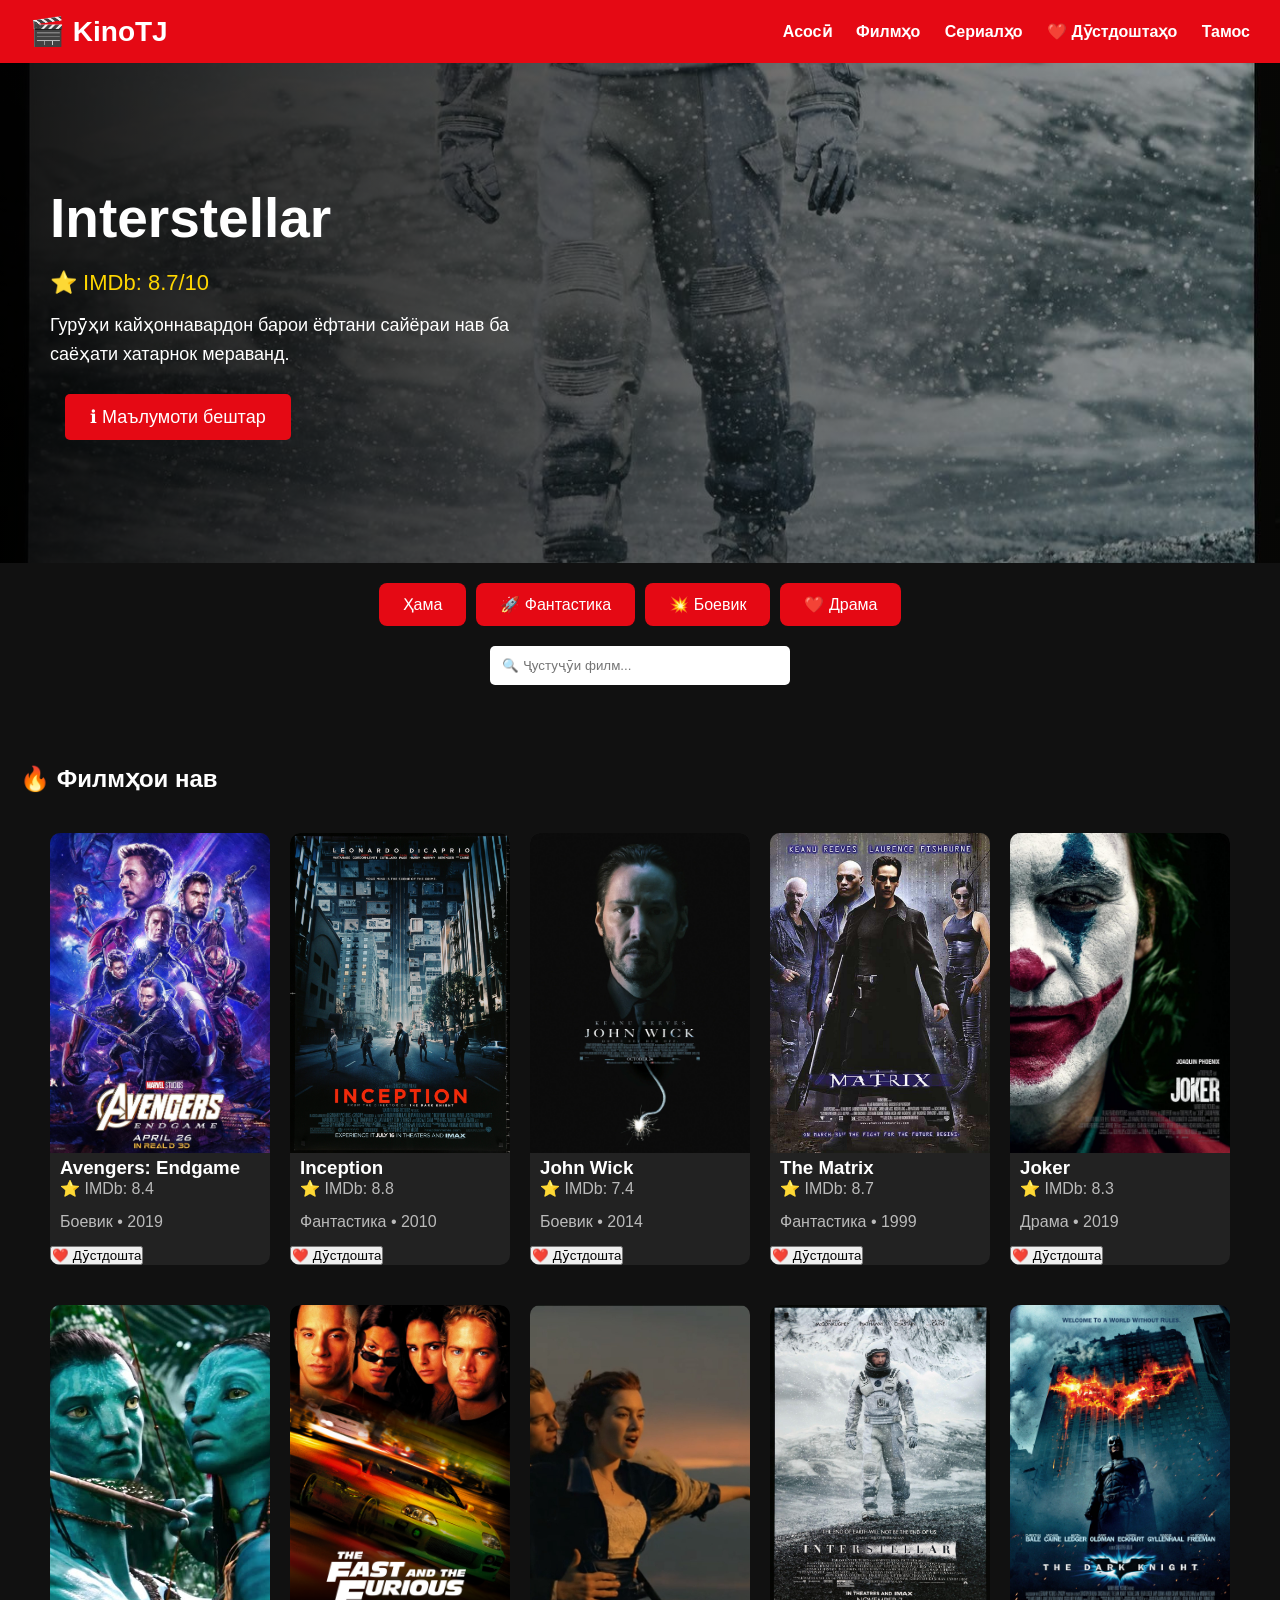
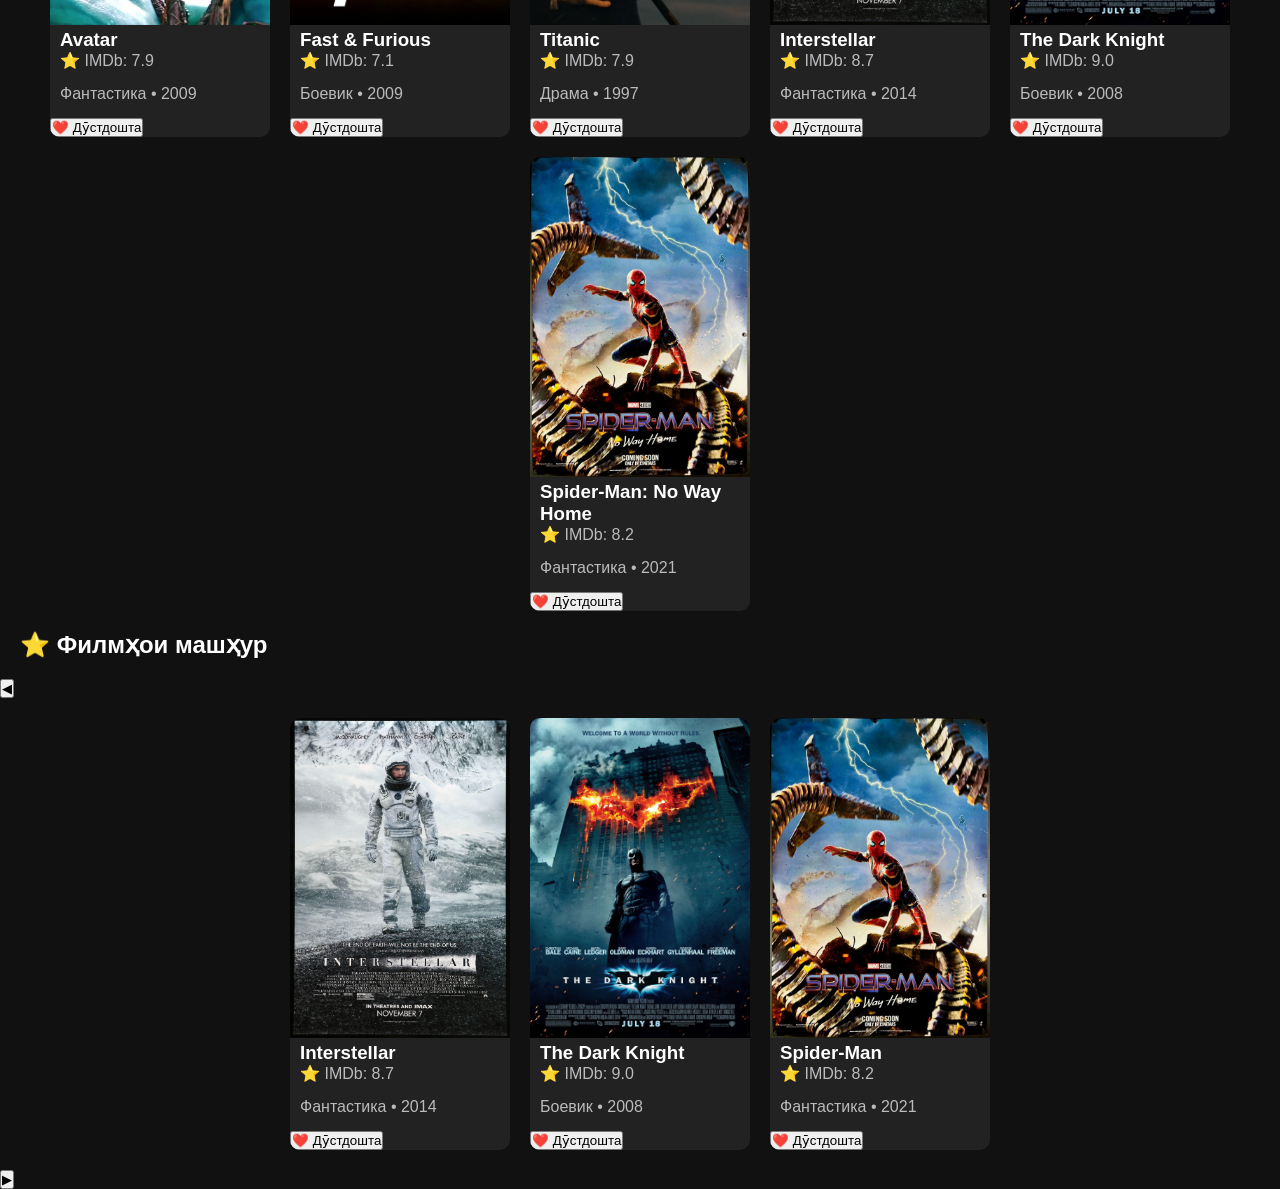
<file: index.html>
<!DOCTYPE html>
<html lang="tg">

<head>

    <meta charset="UTF-8">

    <meta name="viewport"
          content="width=device-width, initial-scale=1.0">

    <title>KinoTJ</title>

    <link rel="stylesheet" href="style.css">


<body>

<header>

    <div class="logo">
        🎬 KinoTJ
    </div>

    <nav>

        <a href="index.html">Асосӣ</a>

        <a href="#">Филмҳо</a>

        <a href="#">Сериалҳо</a>

        <a href="favorites.html">❤️ Дӯстдоштаҳо</a>

        <a href="#">Тамос</a>

    </nav>

</header> 
<section class="hero-movie" id="heroMovie">

    <div class="hero-content">

        <h1 id="heroTitle">Interstellar</h1>

        <div class="hero-rating" id="heroRating">
            ⭐ IMDb: 8.7/10
        </div>

        <p id="heroDescription">
            Гурӯҳи кайҳоннавардон барои ёфтани сайёраи нав
            ба саёҳати хатарнок мераванд.
        </p>

        

        <button class="info-btn"
                id="heroInfo">

            ℹ Маълумоти бештар

        </button>

    </div>

</section> 

<div class="search-box">
    <div class="categories">

<button onclick="filterMovies('all')">
Ҳама
</button>

<button onclick="filterMovies('fantasy')">
🚀 Фантастика
</button>

<button onclick="filterMovies('action')">
💥 Боевик
</button>

<button onclick="filterMovies('drama')">
❤️ Драма
</button>

</div>

    <input
        type="text"
        id="searchInput"
        placeholder="🔍 Ҷустуҷӯи филм...">

</div>
<h2 class="section-title" id="continueTitle" style="display:none;">
🎬 Идомаи тамошо
</h2>

<div class="continue-row" id="continueWatching">
</div>

<h2 class="section-title">🔥 Филмҳои нав</h2>

<div class="movies" id="newMoviesContainer">

</div>

<div class="movies">
<div class="movie fantasy">
    <a href="avatar.html">
        <img src="images/avatar.jpg" alt="Avatar">
        <h3>Avatar</h3>
        <p>⭐ IMDb: 7.9</p>
        <p>Фантастика • 2009</p>
       </a>
    <button class="fav-btn" onclick="addFavorite('Avatar')">
❤️ Дӯстдошта
</button>
</div>

<div class="movie action">
    <a href="farsaj.html">
        <img src="images/furious.jpg" alt="Fast & Furious">
        <h3>Fast & Furious</h3>
        <p>⭐ IMDb: 7.1</p>
        <p>Боевик • 2009</p>
    </a>
    <button class="fav-btn" onclick="addFavorite('Fast & Furious')">
❤️ Дӯстдошта
</button>
</div>

<div class="movie drama">
    <a href="titanik.html">
        <img src="images/titanic.jpg" alt="Titanic">
        <h3>Titanic</h3>
        <p>⭐ IMDb: 7.9</p>
        <p>Драма • 1997</p>
       </a>
    <button class="fav-btn" onclick="addFavorite('Titanic')">
❤️ Дӯстдошта
</button>
</div>

<div class="movie fantasy">
    <a href="interstellar.html">
        <img src="images/interstellar.jpg" alt="Interstellar">
        <h3>Interstellar</h3>
        <p>⭐ IMDb: 8.7</p>
        <p>Фантастика • 2014</p>
       </a>
    <button class="fav-btn" onclick="addFavorite('Interstellar')">
❤️ Дӯстдошта
</button>
</div>

<div class="movie action">
    <a href="darkknight.html">
        <img src="images/darkknight.jpg" alt="The Dark Knight">
        <h3>The Dark Knight</h3>
        <p>⭐ IMDb: 9.0</p>
        <p>Боевик • 2008</p>
       </a>
<button class="fav-btn" onclick="addFavorite('The Dark Knight')">
❤️ Дӯстдошта
</button>
</div>

<div class="movie  fantasy action">
    <a href="spiderman.html">
        <img src="images/spiderman.jpg" alt="Spider-Man">
        <h3>Spider-Man: No Way Home</h3>
        <p>⭐ IMDb: 8.2</p>
        <p>Фантастика • 2021</p>
    </a>
    <button class="fav-btn" onclick="addFavorite('Spider-Man')">
❤️ Дӯстдошта
</button>
</div>
</div>

<h2 class="section-title">⭐ Филмҳои машҳур</h2>

<div class="movies-wrapper">

    <button class="scroll-btn left" onclick="scrollMovies(-1)">
        ◀
    </button>

    <section class="movies" id="moviesRow">

    <div class="movie">
        <a href="interstellar.html">
            <img src="images/interstellar.jpg" alt="Interstellar">
            <h3>Interstellar</h3>
            <p>⭐ IMDb: 8.7</p>
            <p>Фантастика • 2014</p>
        </a>
        <button class="fav-btn" onclick="addFavorite('Interstellar')">
❤️ Дӯстдошта
</button>
    </div>

    <div class="movie">
        <a href="darkknight.html">
            <img src="images/darkknight.jpg" alt="The Dark Knight">
            <h3>The Dark Knight</h3>
            <p>⭐ IMDb: 9.0</p>
            <p>Боевик • 2008</p>
        </a>
        <button class="fav-btn" onclick="addFavorite('The Dark Knight')">
❤️ Дӯстдошта
</button>
    </div>

    <div class="movie">
        <a href="spiderman.html">
            <img src="images/spiderman.jpg" alt="Spider-Man">
            <h3>Spider-Man</h3>
            <p>⭐ IMDb: 8.2</p>
            <p>Фантастика • 2021</p>
        </a>
        <button class="fav-btn" onclick="addFavorite('Spider-Man')">
❤️ Дӯстдошта
</button>

    </div>
    </section>
 <button class="scroll-btn right" onclick="scrollMovies(1)">
        ▶
    </button>


<script src="script.js"></script>
</body>
</html>
</file>
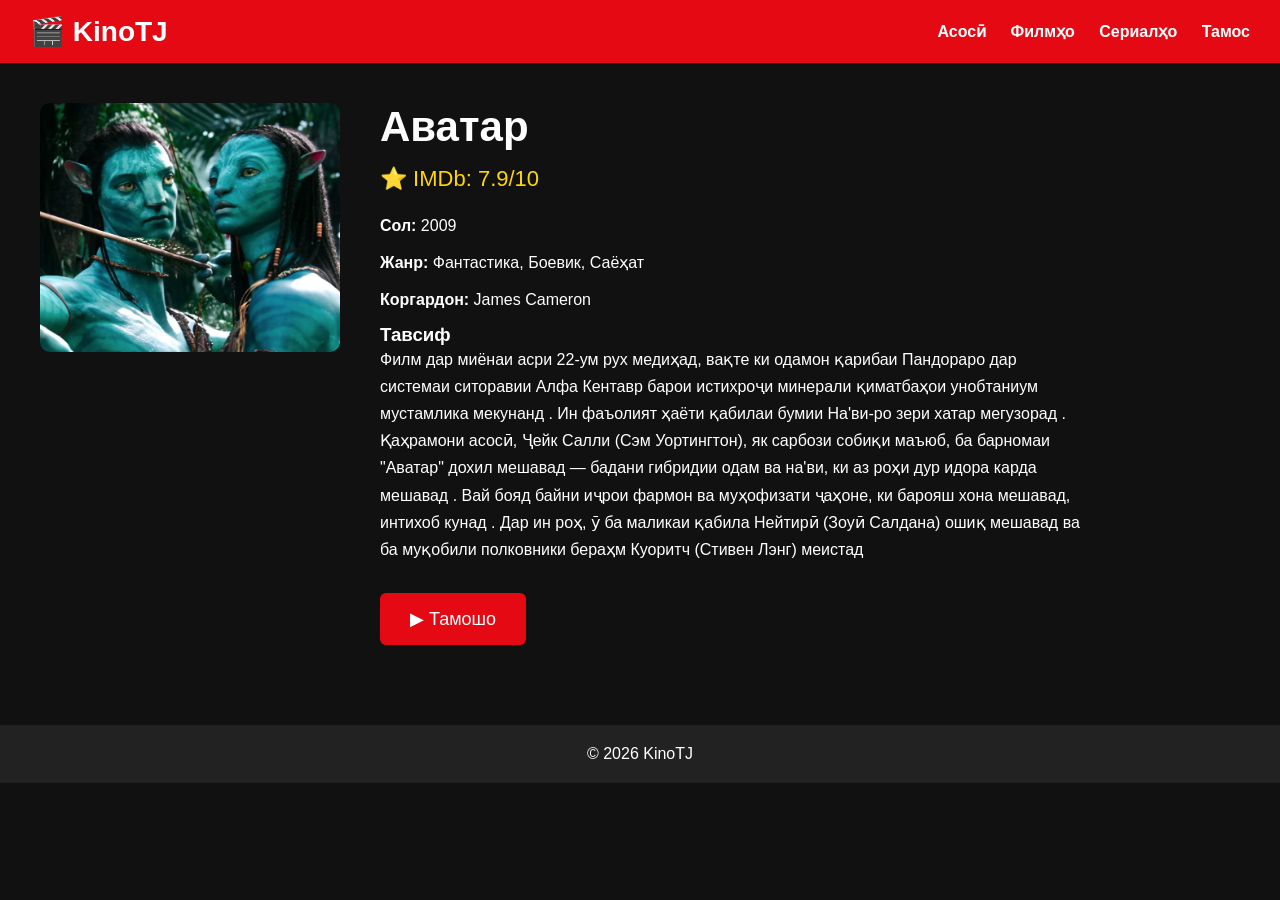
<file: avatar.html>
<!DOCTYPE html>
<html lang="tg">
<head>
    <meta charset="UTF-8">
    <meta name="viewport" content="width=device-width, initial-scale=1.0">
    <title>Аватар | KinoTJ</title>
    <link rel="stylesheet" href="style.css">
</head>
<body
data-title="Avatar"
data-image="images/avatar.jpg"
data-page="avatar.html">

<header>
    <div class="logo">🎬 KinoTJ</div>

    <nav>
        <a href="index.html">Асосӣ</a>
        <a href="#">Филмҳо</a>
        <a href="#">Сериалҳо</a>
        <a href="#">Тамос</a>
    </nav>
</header>

<div class="movie-page">

    <div class="poster">
        <img src="images/avatar.jpg" alt="Avatar">
    </div>

    <div class="movie-info">
        <h1>Аватар</h1>

        <div class="rating">
            ⭐ IMDb: 7.9/10
        </div>

        <p><strong>Сол:</strong> 2009</p>
        <p><strong>Жанр:</strong> Фантастика, Боевик, Саёҳат</p>
        <p><strong>Коргардон:</strong> James Cameron</p>

        <h3>Тавсиф</h3>

        <p>
            Филм дар миёнаи асри 22-ум рух медиҳад,
             вақте ки одамон қарибаи Пандораро дар системаи 
             ситоравии Алфа Кентавр барои истихроҷи минерали 
             қиматбаҳои унобтаниум мустамлика мекунанд . 
             Ин фаъолият ҳаёти қабилаи бумии На'ви-ро зери 
             хатар мегузорад . Қаҳрамони асосӣ, 
             Ҷейк Салли (Сэм Уортингтон), як сарбози собиқи 
             маъюб, ба барномаи "Аватар" дохил мешавад — 
             бадани гибридии одам ва на'ви, ки аз роҳи дур 
             идора карда мешавад . Вай бояд байни иҷрои 
            фармон ва муҳофизати ҷаҳоне, ки барояш хона мешавад, интихоб кунад . Дар ин роҳ, ӯ ба маликаи қабила Нейтирӣ (Зоуӣ Салдана) ошиқ мешавад ва 
            ба муқобили полковники бераҳм Куоритч (Стивен Лэнг) меистад
        </p>

       <button class="watch-btn" onclick="openTrailer('5PSNL1qE6VY')">
    ▶ Тамошо
</button>

<div id="trailerModal" class="modal">
    <div class="modal-content">

        <span class="close" onclick="closeTrailer()">
            ✖
        </span>

        <iframe
        id="trailerFrame"
        src=""
        title="Trailer"
        allowfullscreen>
        </iframe>

    </div>
</div>

    </div>

</div>

<footer>
    <p>© 2026 KinoTJ</p>
</footer> 


<script src="script.js"></script>

</body>
</html>
</file>
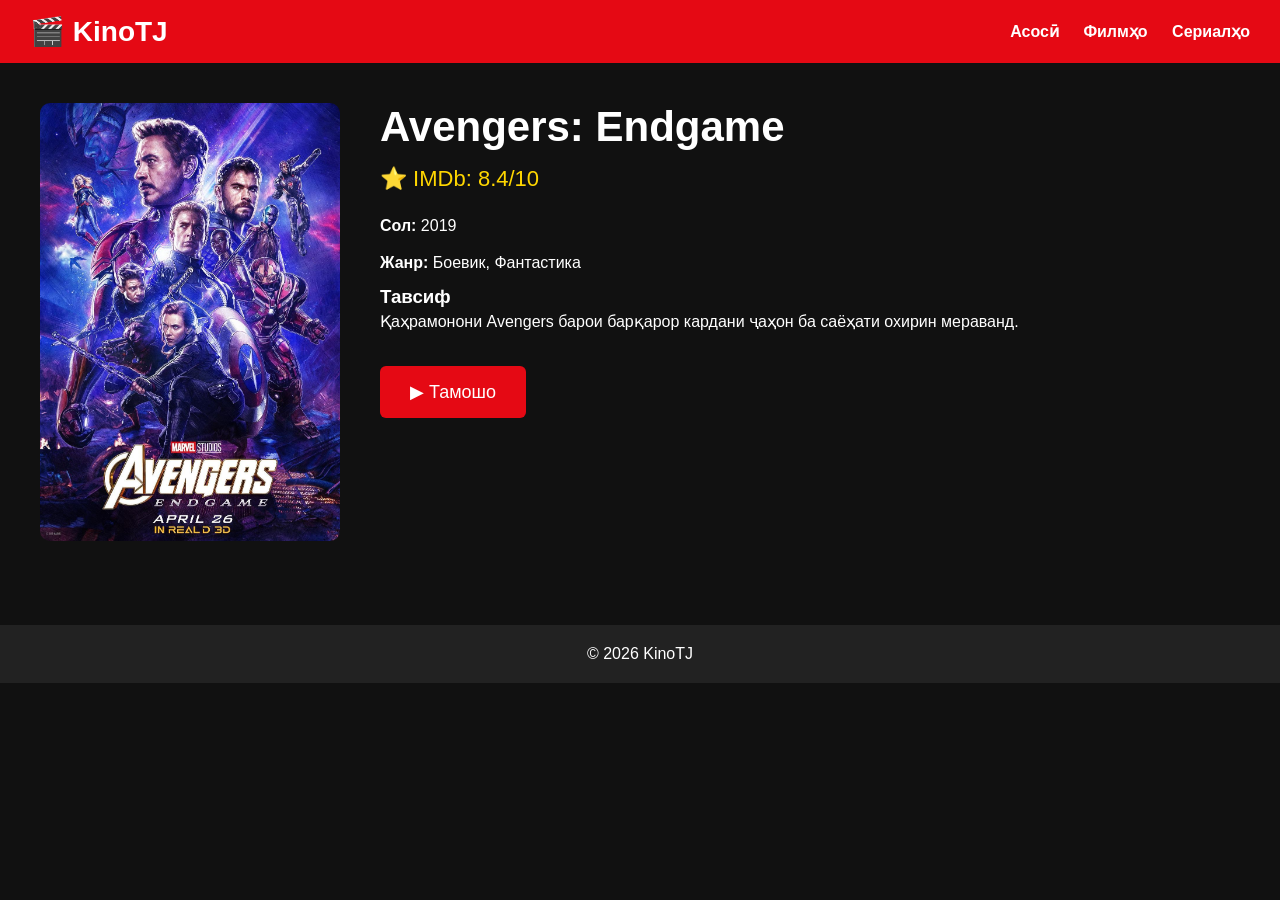
<file: avengers.html>
<!DOCTYPE html>
<html lang="tg">
<head>
<meta charset="UTF-8">
<title>Avengers Endgame | KinoTJ</title>
<link rel="stylesheet" href="style.css">
</head>

<body
data-title="Avengers: Endgame"
data-image="images/avengers.jpg"
data-page="avengers.html">

<header>
<div class="logo">🎬 KinoTJ</div>

<nav>
<a href="index.html">Асосӣ</a>
<a href="#">Филмҳо</a>
<a href="#">Сериалҳо</a>
</nav>
</header>


<div class="movie-page">

<div class="poster">
<img src="images/avengers.jpg">
</div>


<div class="movie-info">

<h1>Avengers: Endgame</h1>

<div class="rating">
⭐ IMDb: 8.4/10
</div>

<p><strong>Сол:</strong> 2019</p>

<p><strong>Жанр:</strong> Боевик, Фантастика</p>


<h3>Тавсиф</h3>

<p>
Қаҳрамонони Avengers барои барқарор кардани ҷаҳон 
ба саёҳати охирин мераванд.
</p>


<button class="watch-btn" onclick="openTrailer('TcMBFSGVi1c')">
▶ Тамошо
</button>

<div id="trailerModal" class="modal">

    <div class="modal-content">

        <span class="close" onclick="closeTrailer()">
            ✖
        </span>

        <iframe
        id="trailerFrame"
        src=""
        allowfullscreen>
        </iframe>

    </div>

</div>

</div>

</div>

<footer>

<p>© 2026 KinoTJ</p>

</footer>


<script src="script.js"></script>

</body>
</html>
</file>
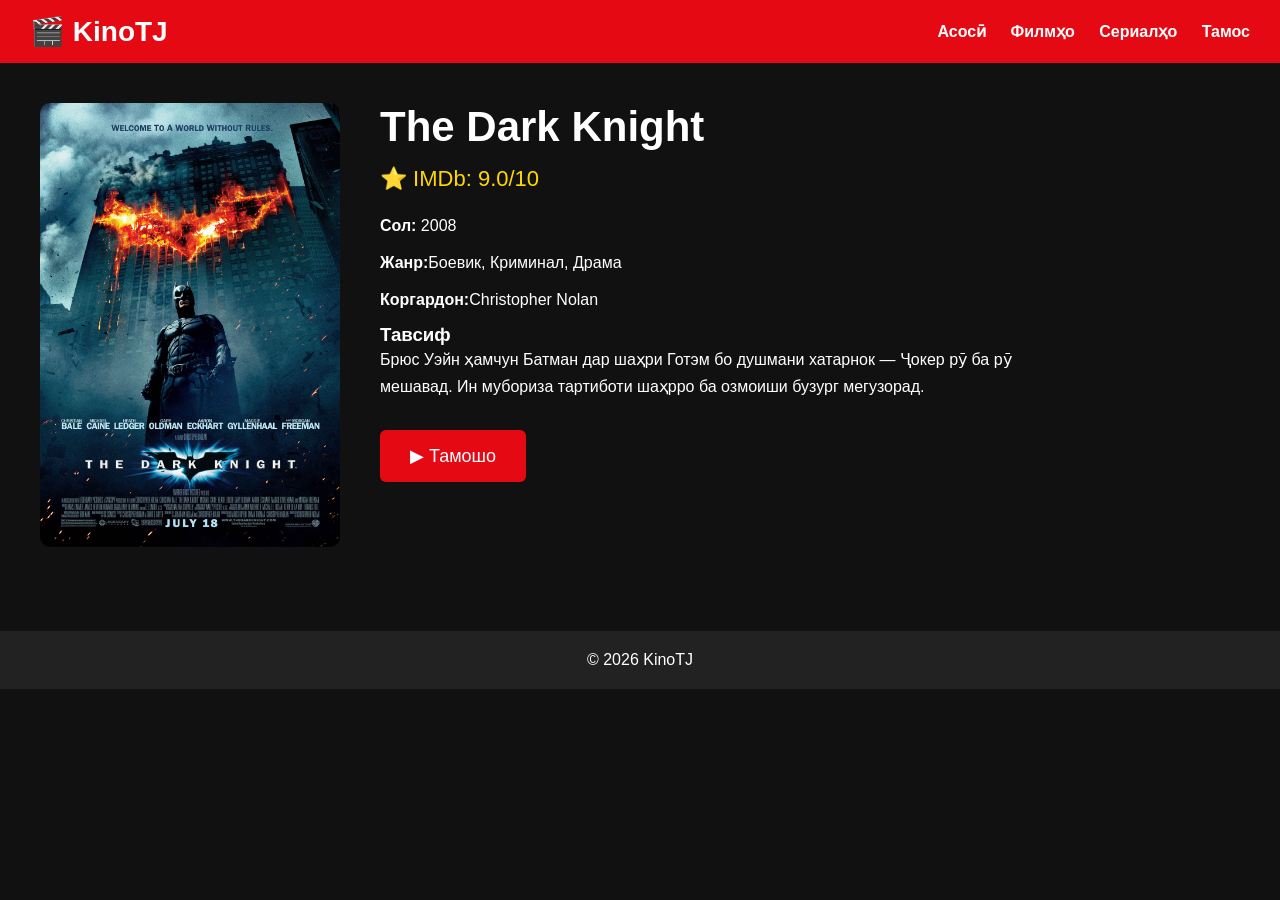
<file: darkknight.html>
<!DOCTYPE html>
<html lang="tg">
<head>
    <meta charset="UTF-8">
    <meta name="viewport" content="width=device-width, initial-scale=1.0">
    <title>The Dark Knight | KinoTJ</title>
    <link rel="stylesheet" href="style.css">
</head>
<body
data-title="The Dark Knight"
data-image="images/darkknight.jpg"
data-page="darkknight.html">

<header>
    <div class="logo">🎬 KinoTJ</div>

    <nav>
        <a href="index.html">Асосӣ</a>
        <a href="#">Филмҳо</a>
        <a href="#">Сериалҳо</a>
        <a href="#">Тамос</a>
    </nav>
</header>

<div class="movie-page">

    <div class="poster">
        <img src="images/darkknight.jpg" alt="The Dark Knight">
    </div>

    <div class="movie-info">
        <h1>The Dark Knight</h1>

        <div class="rating">
            ⭐ IMDb: 9.0/10
        </div>

        <p><strong>Сол:</strong> 2008</p>
        <p><strong>Жанр:</strong>Боевик, Криминал, Драма</p>
        <p><strong>Коргардон:</strong>Christopher Nolan</p>

        <h3>Тавсиф</h3>

        <p>
            Брюс Уэйн ҳамчун Батман дар шаҳри Готэм
бо душмани хатарнок — Ҷокер рӯ ба рӯ мешавад.
Ин мубориза тартиботи шаҳрро ба озмоиши бузург мегузорад.
        </p>

       <button class="watch-btn" onclick="openTrailer('EXeTwQWrcwY')">
    ▶ Тамошо
</button>

<div id="trailerModal" class="modal">
    <div class="modal-content">

        <span class="close" onclick="closeTrailer()">
            ✖
        </span>

        <iframe
        id="trailerFrame"
        src=""
        title="Trailer"
        allowfullscreen>
        </iframe>

    </div>
</div>

    </div>

</div>

<footer>
    <p>© 2026 KinoTJ</p>
</footer> 
<script src="script.js"></script>

</body>
</html>
</body>
</html>
</file>
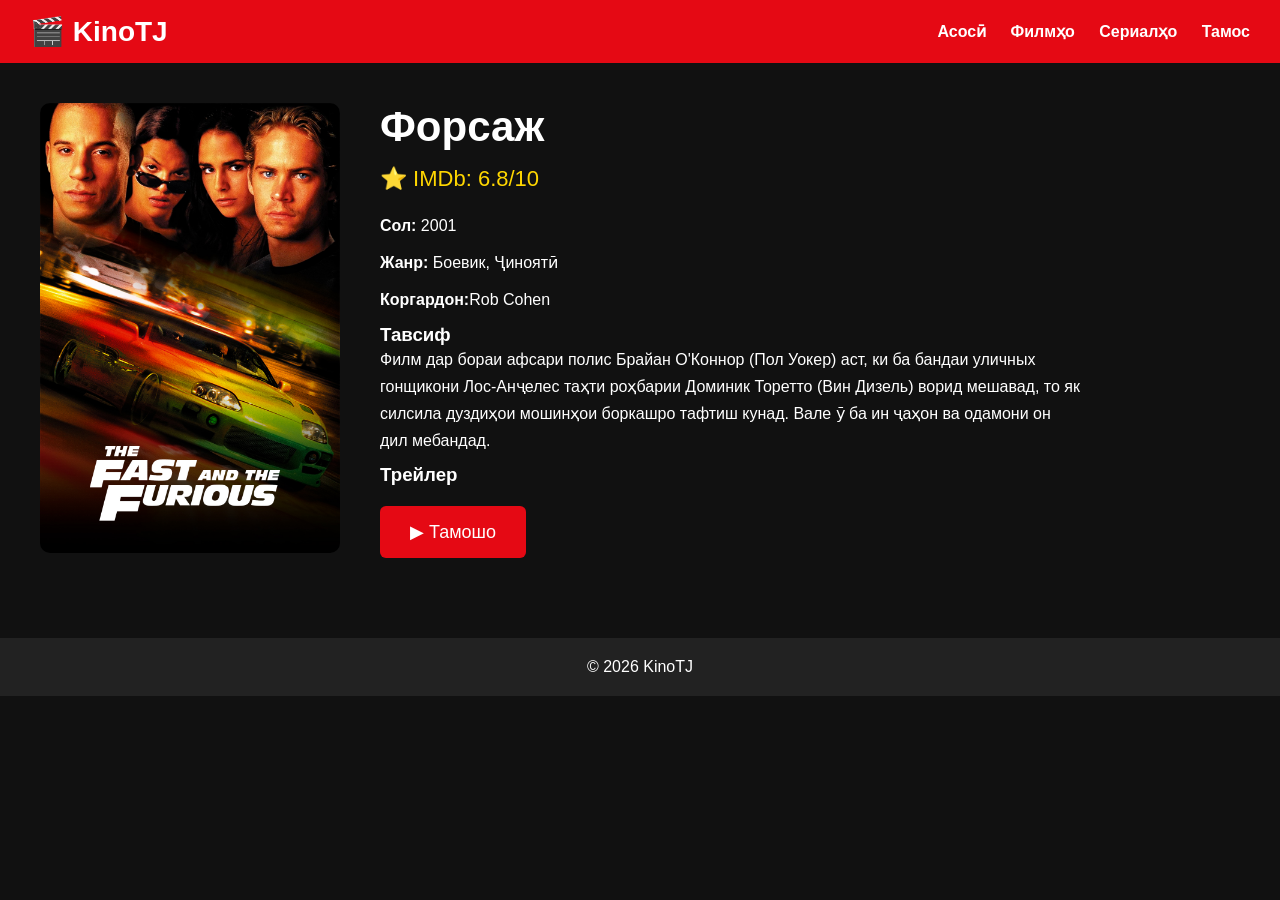
<file: farsaj.html>
<!DOCTYPE html>
<html lang="tg">
<head>
    <meta charset="UTF-8">
    <meta name="viewport" content="width=device-width, initial-scale=1.0">
    <title>Форсаж | KinoTJ</title>
    <link rel="stylesheet" href="style.css">
</head>
<body
data-title="Fast & Furious"
data-image="images/furious.jpg"
data-page="farsaj.html">

<header>
    <div class="logo">🎬 KinoTJ</div>

    <nav>
        <a href="index.html">Асосӣ</a>
        <a href="#">Филмҳо</a>
        <a href="#">Сериалҳо</a>
        <a href="#">Тамос</a>
    </nav>
</header>

<div class="movie-page">

    <div class="poster">
        <img src="images/furious.jpg" alt="Avatar">
    </div>

    <div class="movie-info">
        <h1>Форсаж</h1>

        <div class="rating">
            ⭐ IMDb: 6.8/10
        </div>

        <p><strong>Сол:</strong> 2001</p>
        <p><strong>Жанр:</strong> Боевик, Ҷиноятӣ </p>
        <p><strong>Коргардон:</strong>Rob Cohen </p>

        <h3>Тавсиф</h3>

        <p>
            Филм дар бораи афсари полис Брайан О'Коннор (Пол Уокер) аст, ки ба бандаи уличных гонщикони Лос-Анҷелес таҳти роҳбарии Доминик Торетто (Вин Дизель) ворид мешавад, то як силсила дуздиҳои мошинҳои боркашро тафтиш кунад. Вале ӯ ба ин ҷаҳон ва одамони он дил мебандад.
        </p>

         <h3>Трейлер</h3>

 <button class="watch-btn" onclick="openTrailer('2TAOizOnNPo')">
    ▶ Тамошо
</button>

<div id="trailerModal" class="modal">

    <div class="modal-content">

        <span class="close" onclick="closeTrailer()">
            ✖
        </span>

        <iframe
        id="trailerFrame"
        src=""
        title="Trailer"
        allowfullscreen>
        </iframe>

    </div>

</div>

    </div>

</div>

<footer>
    <p>© 2026 KinoTJ</p>
</footer> 
<script src="script.js"></script>

</body>
</html>
</file>
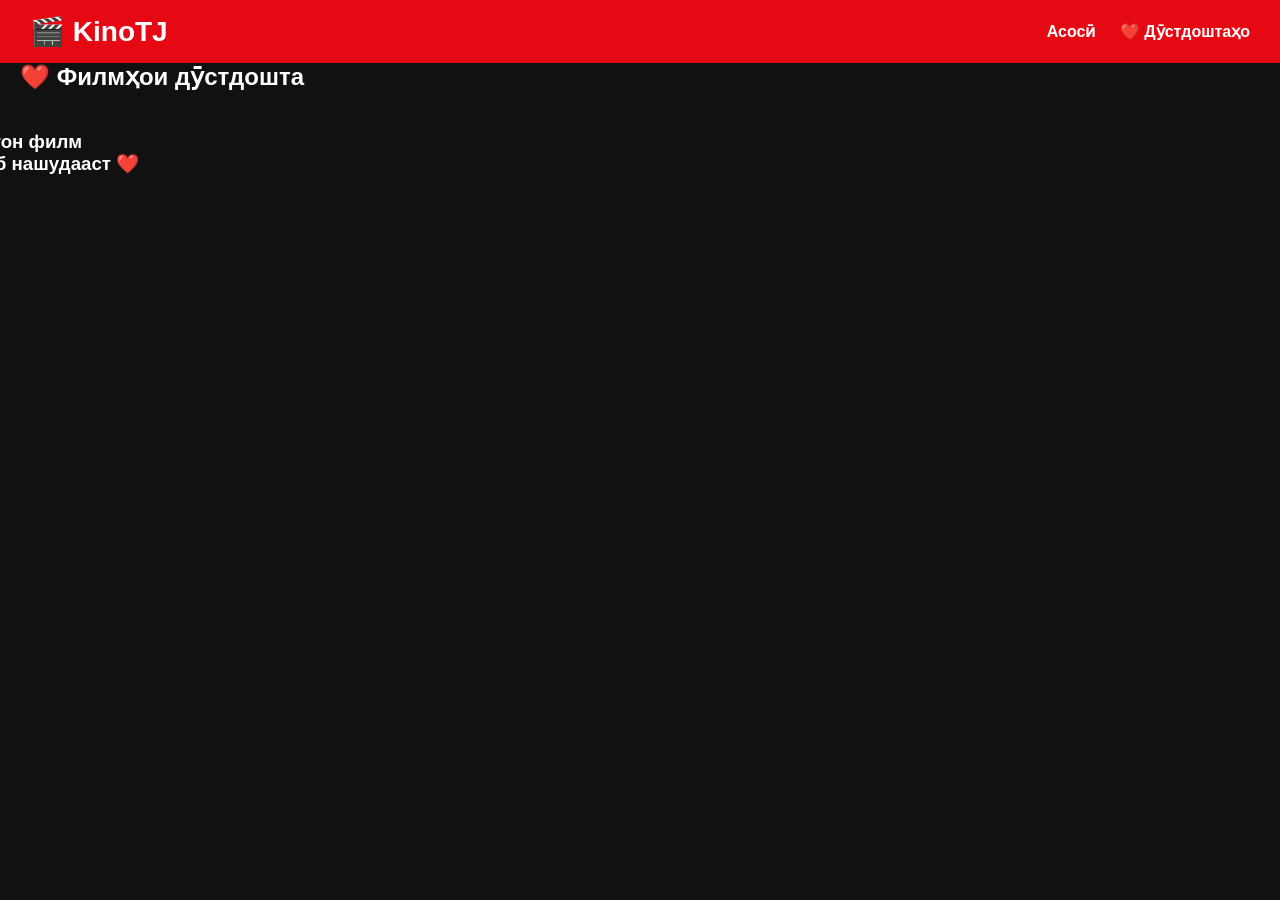
<file: favorites.html>
<!DOCTYPE html>
<html lang="tg">

<head>

<meta charset="UTF-8">

<title>Дӯстдоштаҳо | KinoTJ</title>

<link rel="stylesheet" href="style.css">

</head>


<body>


<header>

<div class="logo">
🎬 KinoTJ
</div>


<nav>

<a href="index.html">Асосӣ</a>

<a href="favorites.html">❤️ Дӯстдоштаҳо</a>

</nav>

</header>



<h2 class="section-title">
❤️ Филмҳои дӯстдошта
</h2>


<div class="movies favorites-list" id="favoritesContainer">
</div>


<script>
console.log("Favorites page loaded");
</script>
<script src="script.js"></script>


</body>

</html>
</file>
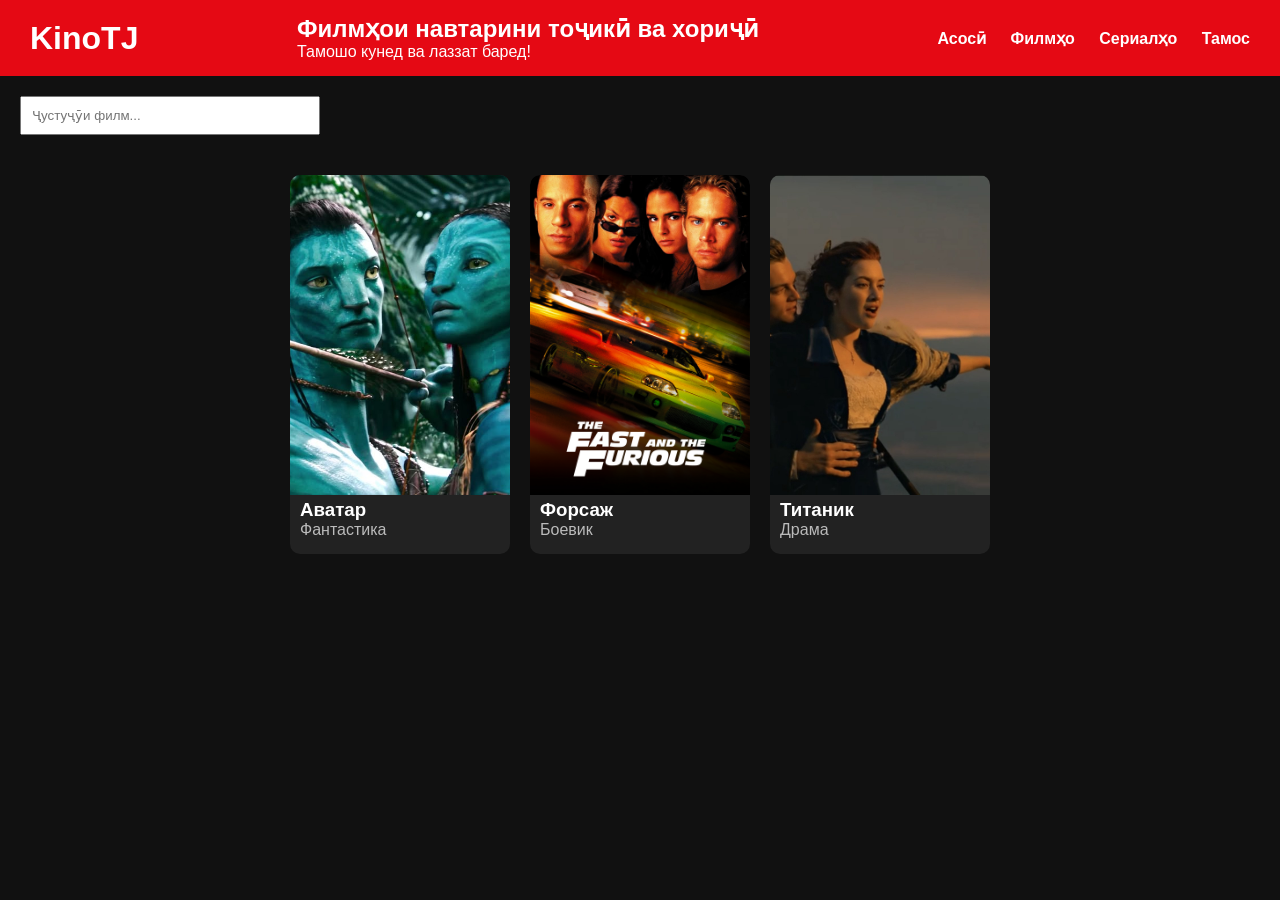
<file: ibdex.html>
<!DOCTYPE html>
<html lang="tg">
<head>
    <meta charset="UTF-8">
    <meta name="viewport" content="width=device-width, initial-scale=1.0">
    <title>KinoTJ</title>
    <link rel="stylesheet" href="style.css">
</head>
<body>

<header>
    <h1>KinoTJ</h1>
<div class="banner">
    <h2>Филмҳои навтарини тоҷикӣ ва хориҷӣ</h2>
    <p>Тамошо кунед ва лаззат баред!</p>
</div>
    <nav>
        <a href="#">Асосӣ</a>
        <a href="#">Филмҳо</a>
        <a href="#">Сериалҳо</a>
        <a href="#">Тамос</a>
    </nav>
</header>
<div style="padding:20px;">
    <input
        type="text"
        id="searchInput"
        placeholder="Ҷустуҷӯи филм..."
        style="width:300px; padding:10px;">
</div>
<div class="movies" id="movies">

    <div class="movie">
        <img src="images/ecb8a2908e5d0f56a6be0d5b42d701cf.jpg" alt="Аватар">
        <h3>
    <a href="avatar.html">Аватар</a>
</h3>
        <p>Фантастика</p>
    </div>

    <div class="movie">
        <img src="images/w1500_52631592.jpg" alt="Филм">
        <h3> 
     <a href="farsaj.html">Форсаж</a> </h3>
        <p>Боевик</p>
    </div>

    <div class="movie">
        <img src="images/4Lz8IPpxpzLZ0mkGrGA.jpeg" alt="Филм">
        <h3> 
     <a href="titanik.html">Титаник</a> 
        </h3>
        <p>Драма</p>
    </div> 
    <script src="script.js"></script>
</body>
</html>
</file>
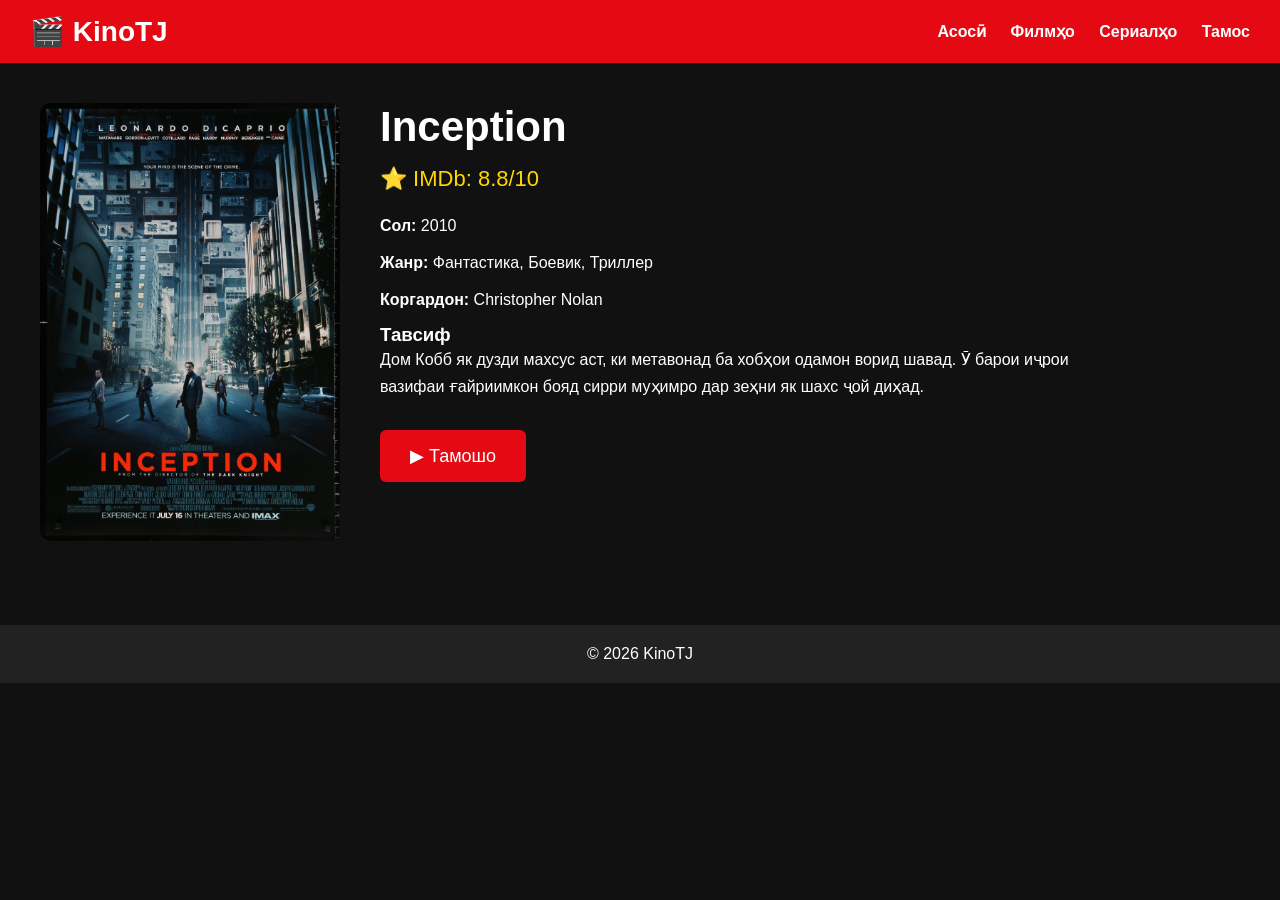
<file: inception.html>
<!DOCTYPE html>
<html lang="tg">

<head>

<meta charset="UTF-8">

<title>Inception | KinoTJ</title>

<link rel="stylesheet" href="style.css">

</head>

<body
data-title="Inception"
data-image="images/inception.jpg"
data-page="inception.html">


<header>

<div class="logo">
🎬 KinoTJ
</div>


<nav>

<a href="index.html">Асосӣ</a>
<a href="#">Филмҳо</a>
<a href="#">Сериалҳо</a>
<a href="#">Тамос</a>

</nav>

</header>



<div class="movie-page">


<div class="poster">

<img src="images/inception.jpg" alt="Inception">

</div>



<div class="movie-info">


<h1>Inception</h1>


<div class="rating">

⭐ IMDb: 8.8/10

</div>


<p>
<strong>Сол:</strong> 2010
</p>


<p>
<strong>Жанр:</strong> Фантастика, Боевик, Триллер
</p>


<p>
<strong>Коргардон:</strong> Christopher Nolan
</p>



<h3>Тавсиф</h3>


<p>

Дом Кобб як дузди махсус аст, ки метавонад ба хобҳои одамон ворид шавад.
Ӯ барои иҷрои вазифаи ғайриимкон бояд сирри муҳимро дар зеҳни як шахс ҷой диҳад.

</p>



<button class="watch-btn" onclick="openTrailer('YoHD9XEInc0')">

▶ Тамошо

</button>



<div id="trailerModal" class="modal">

<div class="modal-content">


<span class="close" onclick="closeTrailer()">

✖

</span>


<iframe
id="trailerFrame"
src=""
title="Trailer"
allowfullscreen>
</iframe>


</div>

</div>



</div>


</div>



<footer>

<p>© 2026 KinoTJ</p>

</footer>



<script src="script.js"></script>


</body>

</html>
</file>
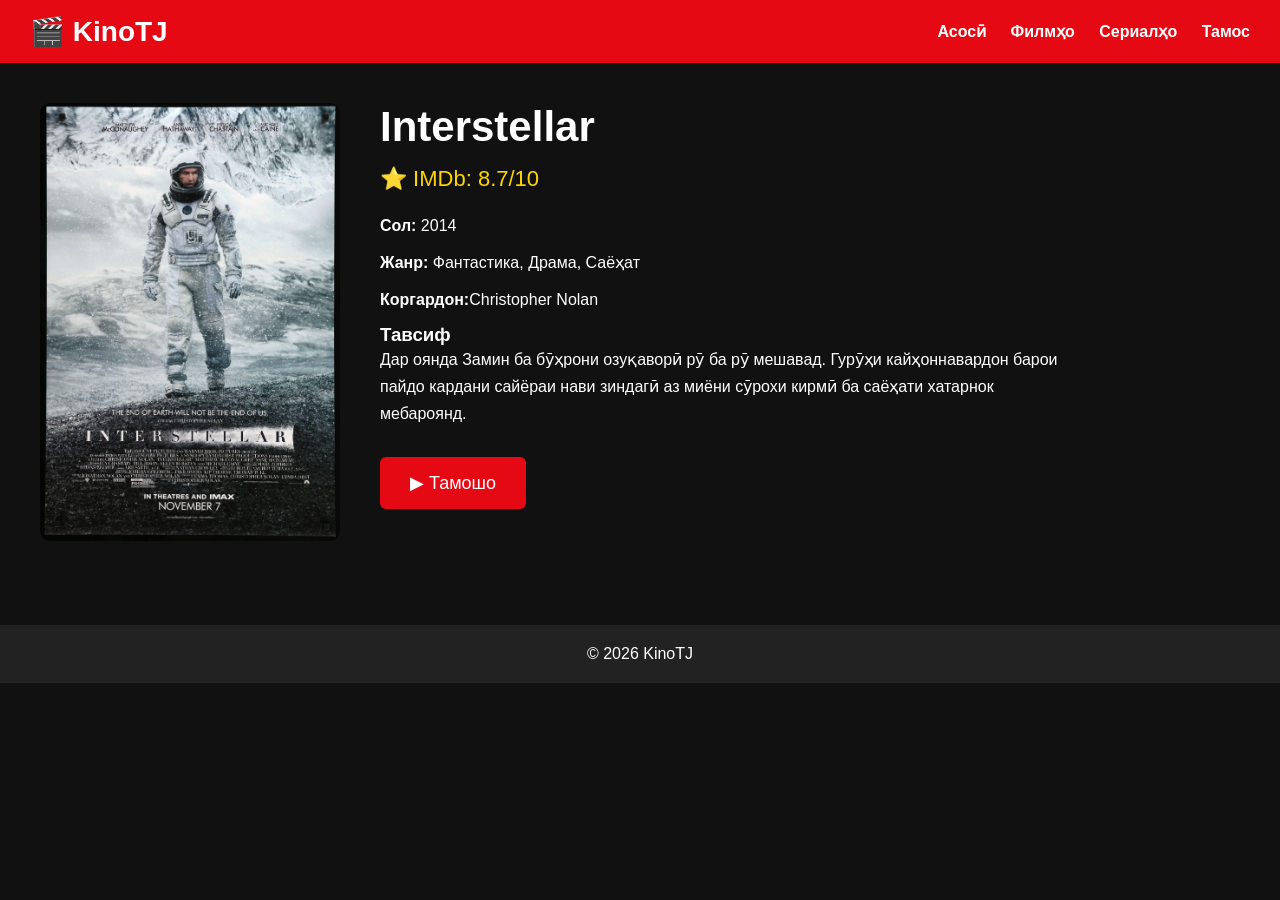
<file: interstellar.html>
<!DOCTYPE html>
<html lang="tg">
<head>
    <meta charset="UTF-8">
    <meta name="viewport" content="width=device-width, initial-scale=1.0">
    <title>Interstellar | KinoTJ</title>
    <link rel="stylesheet" href="style.css">
</head>
<body
data-title="Interstellar"
data-image="images/interstellar.jpg"
data-page="interstellar.html">

<header>
    <div class="logo">🎬 KinoTJ</div>

    <nav>
        <a href="index.html">Асосӣ</a>
        <a href="#">Филмҳо</a>
        <a href="#">Сериалҳо</a>
        <a href="#">Тамос</a>
    </nav>
</header>

<div class="movie-page">

    <div class="poster">
       <img src="images/interstellar.jpg" alt="Interstellar">
    </div>

    <div class="movie-info">
        <h1>Interstellar</h1>

        <div class="rating">
            ⭐ IMDb: 8.7/10
        </div>

        <p><strong>Сол:</strong> 2014</p>
        <p><strong>Жанр:</strong> Фантастика, Драма, Саёҳат</p>
        <p><strong>Коргардон:</strong>Christopher Nolan </p>

        <h3>Тавсиф</h3>

        <p>
           Дар оянда Замин ба бӯҳрони озуқаворӣ рӯ ба рӯ мешавад.
Гурӯҳи кайҳоннавардон барои пайдо кардани сайёраи нави
зиндагӣ аз миёни сӯрохи кирмӣ ба саёҳати хатарнок мебароянд.
        </p>

       <button class="watch-btn" onclick="openTrailer('zSWdZVtXT7E')">
    ▶ Тамошо
</button>

<div id="trailerModal" class="modal">
    <div class="modal-content">

        <span class="close" onclick="closeTrailer()">
            ✖
        </span>

        <iframe
        id="trailerFrame"
        src=""
        title="Trailer"
        allowfullscreen>
        </iframe>

    </div>
</div>

    </div>

</div>

<footer>
    <p>© 2026 KinoTJ</p>
</footer> 
<script src="script.js"></script>

</body>
</html>
</body>
</html>
</file>
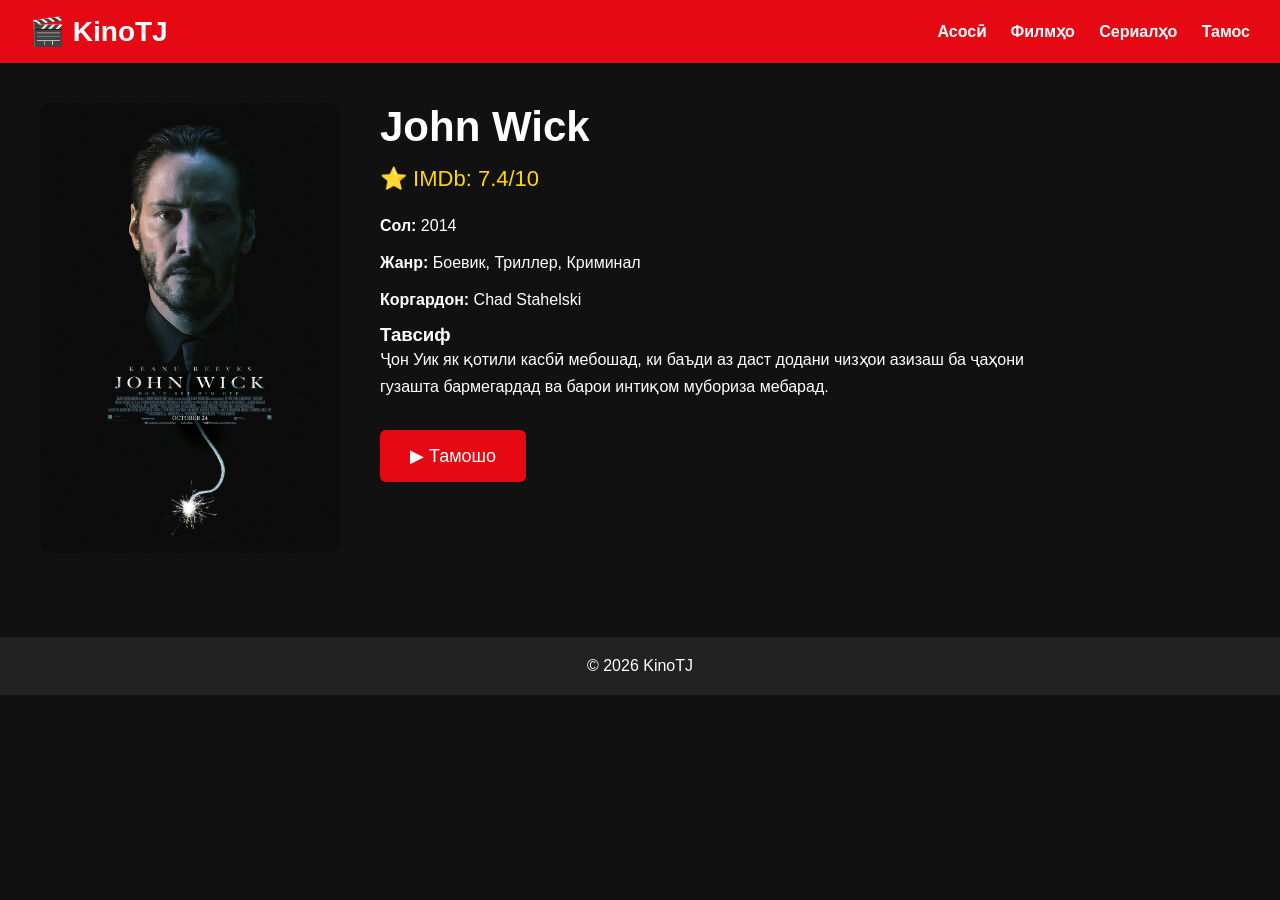
<file: johnwick.html>
<!DOCTYPE html>
<html lang="tg">

<head>

<meta charset="UTF-8">

<title>John Wick | KinoTJ</title>

<link rel="stylesheet" href="style.css">

</head>


<body
data-title="John Wick"
data-image="images/johnwick.jpg"
data-page="johnwick.html">


<header>

<div class="logo">
🎬 KinoTJ
</div>


<nav>

<a href="index.html">Асосӣ</a>
<a href="#">Филмҳо</a>
<a href="#">Сериалҳо</a>
<a href="#">Тамос</a>

</nav>

</header>



<div class="movie-page">


<div class="poster">

<img src="images/johnwick.jpg" alt="John Wick">

</div>



<div class="movie-info">


<h1>John Wick</h1>


<div class="rating">

⭐ IMDb: 7.4/10

</div>


<p>
<strong>Сол:</strong> 2014
</p>


<p>
<strong>Жанр:</strong> Боевик, Триллер, Криминал
</p>


<p>
<strong>Коргардон:</strong> Chad Stahelski
</p>



<h3>Тавсиф</h3>


<p>

Ҷон Уик як қотили касбӣ мебошад, ки баъди аз даст додани чизҳои азизаш 
ба ҷаҳони гузашта бармегардад ва барои интиқом мубориза мебарад.

</p>



<button class="watch-btn" onclick="openTrailer('C0BMx-qxsP4')">

▶ Тамошо

</button>



<div id="trailerModal" class="modal">

<div class="modal-content">


<span class="close" onclick="closeTrailer()">

✖

</span>


<iframe
id="trailerFrame"
src=""
title="Trailer"
allowfullscreen>
</iframe>


</div>

</div>



</div>


</div>



<footer>

<p>© 2026 KinoTJ</p>

</footer>



<script src="script.js"></script>


</body>

</html>
</file>
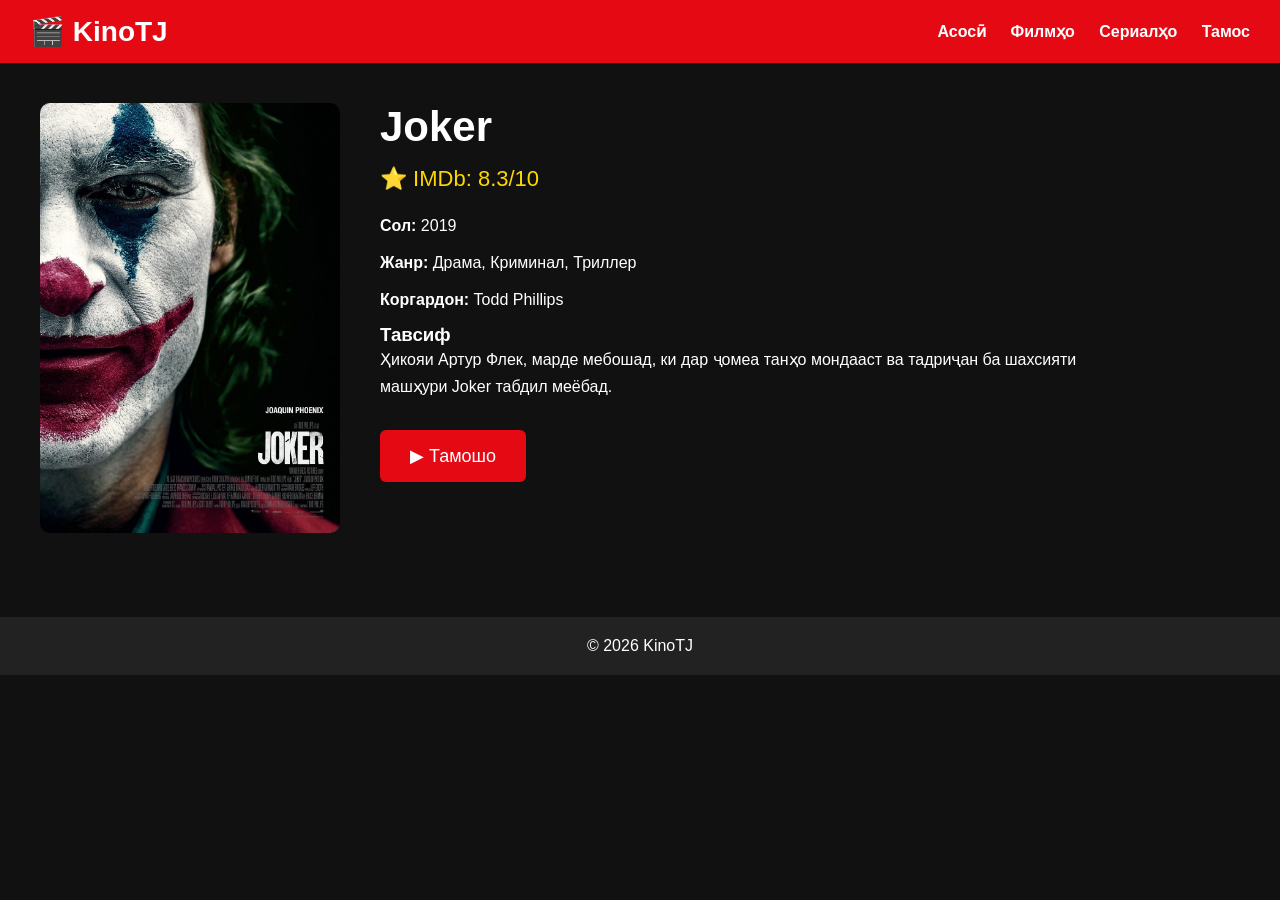
<file: joker.html>
<!DOCTYPE html>
<html lang="tg">

<head>

<meta charset="UTF-8">

<title>Joker | KinoTJ</title>

<link rel="stylesheet" href="style.css">

</head>


<body
data-title="Joker"
data-image="images/joker.jpg"
data-page="joker.html">


<header>

<div class="logo">
🎬 KinoTJ
</div>


<nav>

<a href="index.html">Асосӣ</a>

<a href="#">Филмҳо</a>

<a href="#">Сериалҳо</a>

<a href="#">Тамос</a>

</nav>

</header>



<div class="movie-page">


<div class="poster">

<img src="images/joker.jpg" alt="Joker">

</div>



<div class="movie-info">


<h1>Joker</h1>


<div class="rating">

⭐ IMDb: 8.3/10

</div>


<p>
<strong>Сол:</strong> 2019
</p>


<p>
<strong>Жанр:</strong> Драма, Криминал, Триллер
</p>


<p>
<strong>Коргардон:</strong> Todd Phillips
</p>



<h3>Тавсиф</h3>


<p>

Ҳикояи Артур Флек, марде мебошад, ки дар ҷомеа 
танҳо мондааст ва тадриҷан ба шахсияти машҳури Joker табдил меёбад.

</p>



<button class="watch-btn" onclick="openTrailer('zAGVQLHvwOY')">

▶ Тамошо

</button>



<div id="trailerModal" class="modal">

<div class="modal-content">


<span class="close" onclick="closeTrailer()">

✖

</span>


<iframe
id="trailerFrame"
src=""
title="Trailer"
allowfullscreen>
</iframe>


</div>

</div>



</div>


</div>



<footer>

<p>© 2026 KinoTJ</p>

</footer>


<script src="script.js"></script>


</body>

</html>
</file>
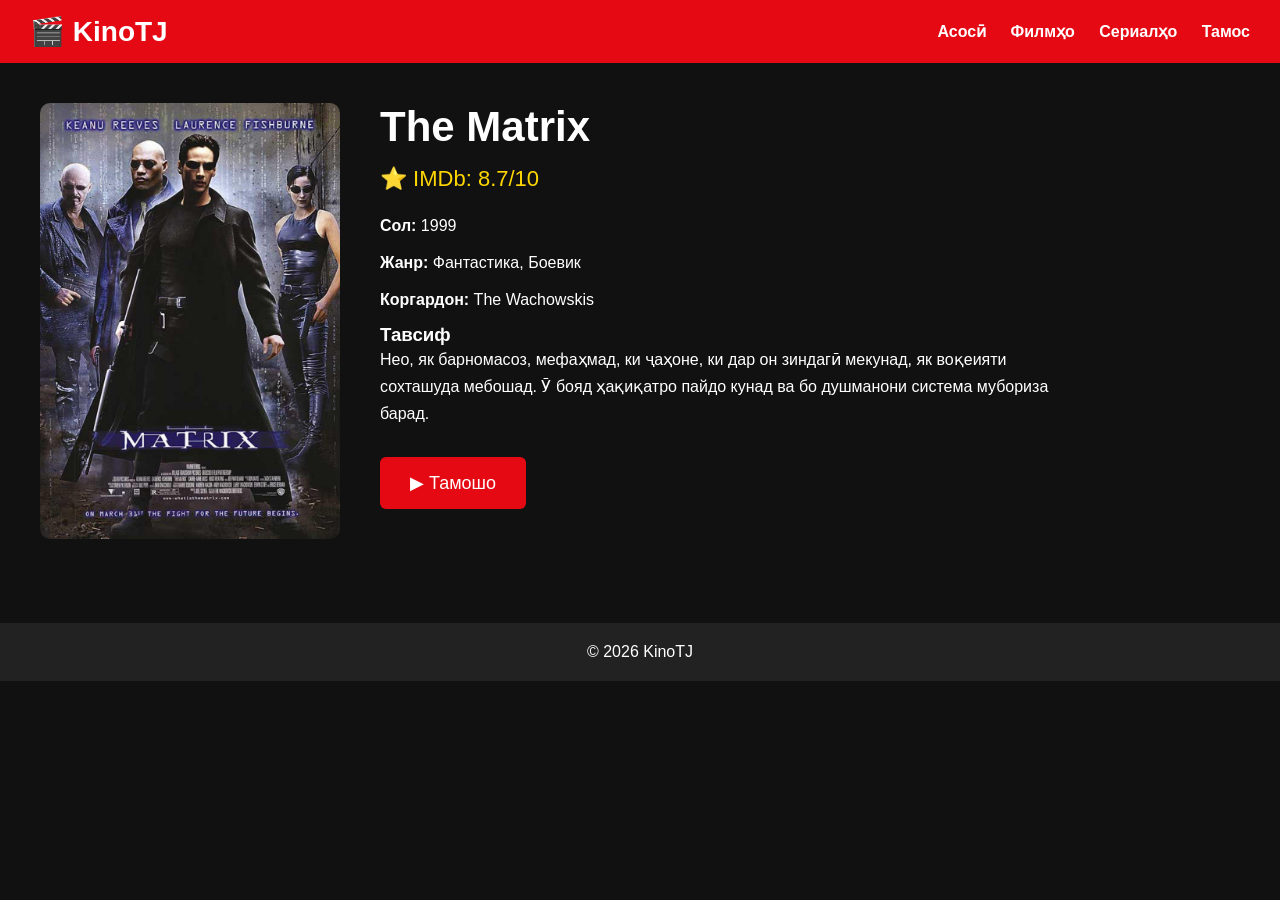
<file: matrix.html>
<!DOCTYPE html>
<html lang="tg">

<head>

<meta charset="UTF-8">

<title>The Matrix | KinoTJ</title>

<link rel="stylesheet" href="style.css">

</head>


<body
data-title="The Matrix"
data-image="images/matrix.jpg"
data-page="matrix.html">


<header>

<div class="logo">
🎬 KinoTJ
</div>


<nav>

<a href="index.html">Асосӣ</a>
<a href="#">Филмҳо</a>
<a href="#">Сериалҳо</a>
<a href="#">Тамос</a>

</nav>

</header>



<div class="movie-page">


<div class="poster">

<img src="images/matrix.jpg" alt="The Matrix">

</div>



<div class="movie-info">


<h1>The Matrix</h1>


<div class="rating">

⭐ IMDb: 8.7/10

</div>


<p>
<strong>Сол:</strong> 1999
</p>


<p>
<strong>Жанр:</strong> Фантастика, Боевик
</p>


<p>
<strong>Коргардон:</strong> The Wachowskis
</p>



<h3>Тавсиф</h3>


<p>

Нео, як барномасоз, мефаҳмад, ки ҷаҳоне, ки дар он зиндагӣ мекунад,
як воқеияти сохташуда мебошад. Ӯ бояд ҳақиқатро пайдо кунад ва бо
душманони система мубориза барад.

</p>



<button class="watch-btn" onclick="openTrailer('vKQi3bBA1y8')">

▶ Тамошо

</button>



<div id="trailerModal" class="modal">

<div class="modal-content">


<span class="close" onclick="closeTrailer()">

✖

</span>


<iframe
id="trailerFrame"
src=""
title="Trailer"
allowfullscreen>
</iframe>


</div>

</div>



</div>


</div>



<footer>

<p>© 2026 KinoTJ</p>

</footer>



<script src="script.js"></script>


</body>

</html>
</file>
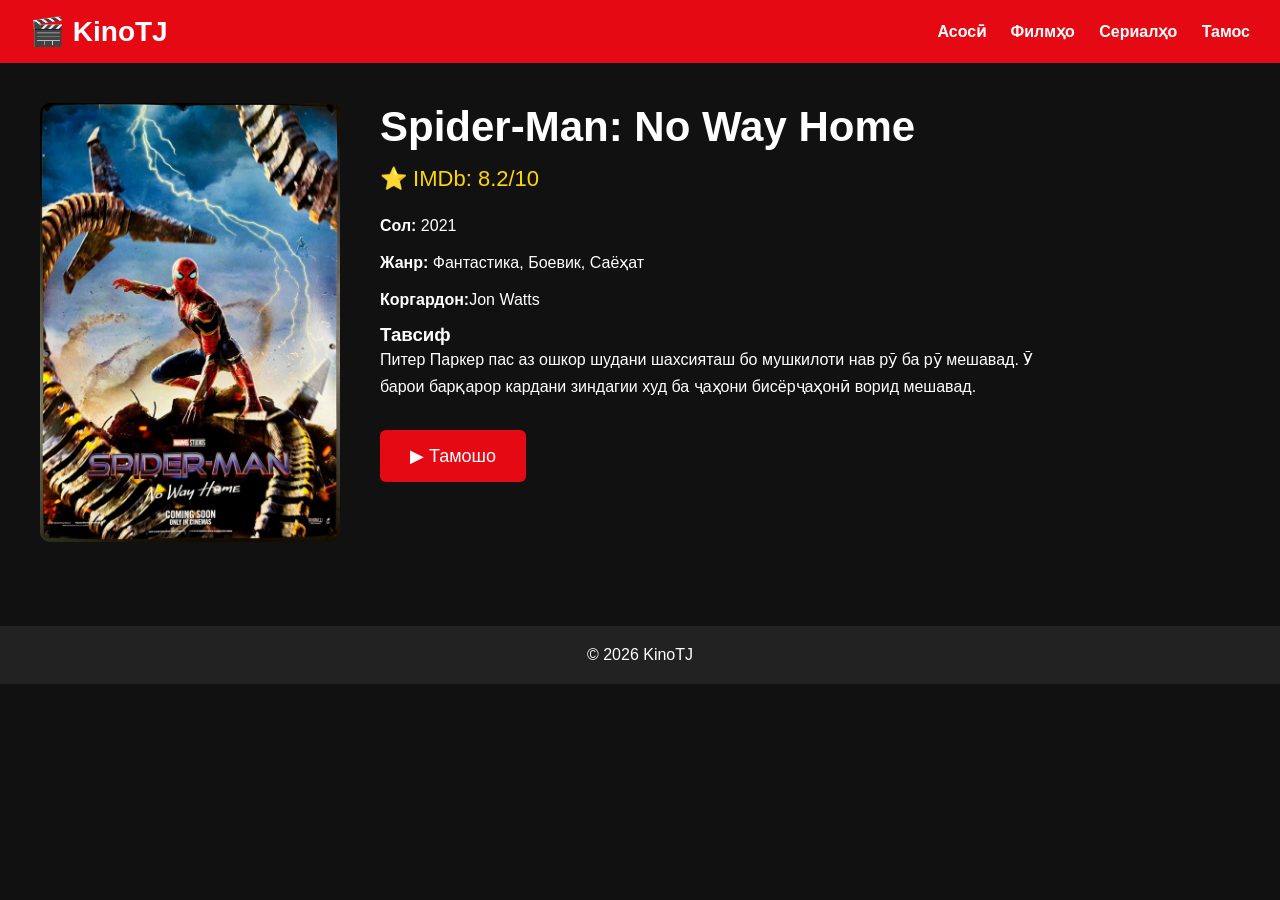
<file: spiderman.html>
<!DOCTYPE html>
<html lang="tg">
<head>
    <meta charset="UTF-8">
    <meta name="viewport" content="width=device-width, initial-scale=1.0">
    <title>Spider-Man: No Way Home | KinoTJ</title>
    <link rel="stylesheet" href="style.css">
</head>
<body
data-title="Spider-Man: No Way Home"
data-image="images/spiderman.jpg"
data-page="spiderman.html">

<header>
    <div class="logo">🎬 KinoTJ</div>

    <nav>
        <a href="index.html">Асосӣ</a>
        <a href="#">Филмҳо</a>
        <a href="#">Сериалҳо</a>
        <a href="#">Тамос</a>
    </nav>
</header>

<div class="movie-page">

    <div class="poster">
       <img src="images/spiderman.jpg" alt="Spider-Man">
    </div>

    <div class="movie-info">
        <h1>Spider-Man: No Way Home</h1>

        <div class="rating">
            ⭐ IMDb: 8.2/10
        </div>

        <p><strong>Сол:</strong> 2021</p>
        <p><strong>Жанр:</strong> Фантастика, Боевик, Саёҳат</p>
        <p><strong>Коргардон:</strong>Jon Watts</p>

        <h3>Тавсиф</h3>

        <p>
         Питер Паркер пас аз ошкор шудани шахсияташ
        бо мушкилоти нав рӯ ба рӯ мешавад.
        Ӯ барои барқарор кардани зиндагии худ ба
        ҷаҳони бисёрҷаҳонӣ ворид мешавад.
        </p>

       <button class="watch-btn" onclick="openTrailer('JfVOs4VSpmA')">
    ▶ Тамошо
</button>

<div id="trailerModal" class="modal">
    <div class="modal-content">

        <span class="close" onclick="closeTrailer()">
            ✖
        </span>

        <iframe
        id="trailerFrame"
        src=""
        title="Trailer"
        allowfullscreen>
        </iframe>

    </div>
</div>

    </div>

</div>

<footer>
    <p>© 2026 KinoTJ</p>
</footer> 
<script src="script.js"></script>

</body>
</html>
</body>
</html>
</file>
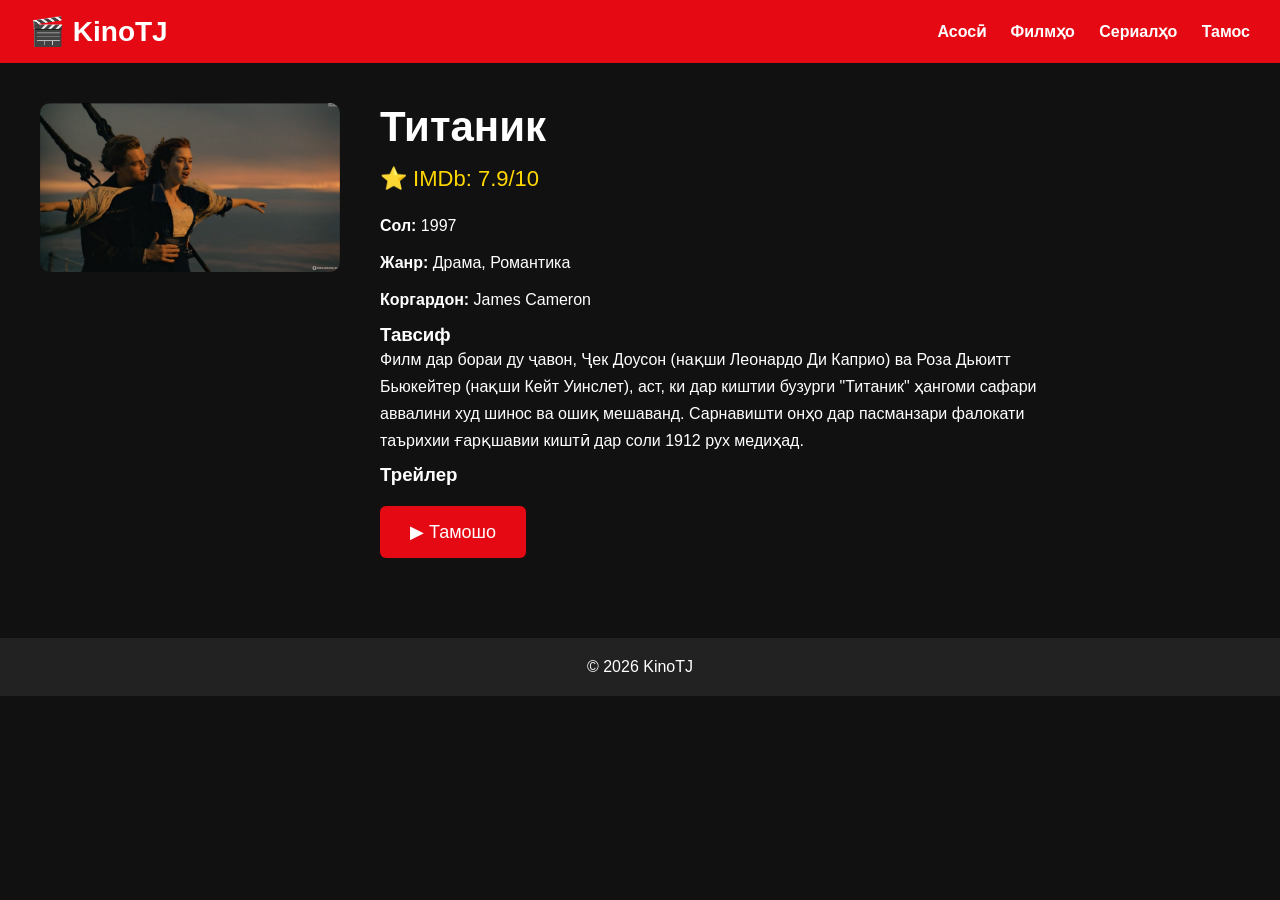
<file: titanik.html>
<!DOCTYPE html>
<html lang="tg">
<head>
    <meta charset="UTF-8">
    <meta name="viewport" content="width=device-width, initial-scale=1.0">
    <title>Титаник | KinoTJ</title>
    <link rel="stylesheet" href="style.css">
</head>
<body
data-title="Titanic"
data-image="images/titanic.jpg"
data-page="titanik.html">

<header>
    <div class="logo">🎬 KinoTJ</div>

    <nav>
        <a href="index.html">Асосӣ</a>
        <a href="#">Филмҳо</a>
        <a href="#">Сериалҳо</a>
        <a href="#">Тамос</a>
    </nav>
</header>

<div class="movie-page">

    <div class="poster">
        <img src="images/titanic.jpg" alt="titanik">
    </div>

    <div class="movie-info">
        <h1>Титаник</h1>

        <div class="rating">
            ⭐ IMDb: 7.9/10
        </div>

        <p><strong>Сол:</strong> 1997</p>
        <p><strong>Жанр:</strong> Драма, Романтика </p>
        <p><strong>Коргардон:</strong> James Cameron</p>

        <h3>Тавсиф</h3>

        <p>
            Филм дар бораи ду ҷавон, Ҷек Доусон (нақши Леонардо Ди Каприо) ва Роза Дьюитт Бьюкейтер (нақши Кейт Уинслет), аст, ки дар киштии бузурги "Титаник" ҳангоми сафари аввалини худ шинос ва ошиқ мешаванд. Сарнавишти онҳо дар пасманзари фалокати таърихии ғарқшавии киштӣ дар соли 1912 рух медиҳад.
        </p>

         <h3>Трейлер</h3>

 <button class="watch-btn" onclick="openTrailer('kVrqfYjkTdQ')">
    ▶ Тамошо
</button>

<div id="trailerModal" class="modal">

    <div class="modal-content">

        <span class="close" onclick="closeTrailer()">
            ✖
        </span>

        <iframe
        id="trailerFrame"
        src=""
        title="Trailer"
        allowfullscreen>
        </iframe>

    </div>

</div>

    </div>

</div>

<footer>
    <p>© 2026 KinoTJ</p>
</footer> 
<script src="script.js"></script>

</body>
</html>
</file>
<file: style.css>
*{
    margin:0;
    padding:0;
    box-sizing:border-box;
}

body{
    background:#111;
    color:white;
    font-family:Arial, sans-serif;
}

header{
    background:#e50914;
    display:flex;
    justify-content:space-between;
    align-items:center;
    padding:15px 30px;
}

.logo{
    font-size:28px;
    font-weight:bold;
}

nav a{
    color:white;
    text-decoration:none;
    margin-left:20px;
    font-weight:bold;
}

nav a:hover{
    color:yellow;
}

.hero{
    height:450px;
    background:linear-gradient(
        rgba(0,0,0,0.6),
        rgba(0,0,0,0.6)
    ),
    url("https://images.unsplash.com/photo-1489599849927-2ee91cede3ba?w=1200");
    background-size:cover;
    background-position:center;
    display:flex;
    align-items:center;
    justify-content:center;
    text-align:center;
}

.hero-content h1{
    font-size:48px;
    margin-bottom:15px;
}

.hero-content p{
    font-size:20px;
    margin-bottom:20px;
}

.hero-content button{
    background:#e50914;
    color:white;
    border:none;
    padding:12px 25px;
    font-size:18px;
    cursor:pointer;
    border-radius:5px;
}

.hero-content button:hover{
    background:#ff1e2d;
}

.search-box{
    text-align:center;
    margin:20px 0 40px 0;
}

.search-box input{
    width:300px;
    padding:12px;
    border:none;
    border-radius:5px;
}

.section-title{
    padding-left:20px;
    margin-bottom:20px;
}

.movies{
    display:flex;
    flex-wrap:wrap;
    gap:20px;
    padding:20px;
    justify-content:center;
}

.movie{
    background:#222;
    width:220px;
    border-radius:10px;
    overflow:hidden;
    transition:0.3s;
}

.movie:hover{
    transform:scale(1.05);
}

.movie img{
    width:100%;
    height:320px;
    object-fit:cover;
}

.movie h3{
    color:white;
    padding:0 10px;
}

.movie p{
    color:#bbb;
    padding:0 10px 15px;
}

.movie a{
    color:white;
    text-decoration:none;
}

footer{
    margin-top:40px;
    background:#222;
    text-align:center;
    padding:20px;
} .movie-page{
    display:flex;
    flex-wrap:wrap;
    gap:40px;
    padding:40px;
}

.poster img{
    width:300px;
    border-radius:10px;
}

.movie-info{
    max-width:700px;
}

.movie-info h1{
    font-size:42px;
    margin-bottom:15px;
}

.rating{
    font-size:22px;
    color:gold;
    margin-bottom:20px;
}

.movie-info p{
    margin-bottom:10px;
    line-height:1.7;
}

.watch-btn{
    margin-top:20px;
    background:#e50914;
    color:white;
    border:none;
    padding:15px 30px;
    font-size:18px;
    border-radius:6px;
    cursor:pointer;
}

.watch-btn:hover{
    background:#ff2d3a;
} iframe{
    width:100%;
    max-width:800px;
    height:450px;
    border:none;
    border-radius:10px;
    margin-top:20px;
} .modal{
    display:none;
    position:fixed;
    top:0;
    left:0;
    width:100%;
    height:100%;
    background:rgba(0,0,0,0.9);
    z-index:9999;
}

.modal-content{
    position:relative;
    width:90%;
    max-width:900px;
    margin:50px auto;
}

.modal-content iframe{
    width:100%;
    height:500px;
    border:none;
    border-radius:10px;
}

.close{
    position:absolute;
    right:-10px;
    top:-40px;
    font-size:35px;
    color:white;
    cursor:pointer;
} 
.hero-movie{

    height:500px;

    background:
    linear-gradient(
        to right,
        rgba(0,0,0,0.9),
        rgba(0,0,0,0.3)
    ),
    url("images/interstellar.jpg");

    background-size:cover;
    background-position:center;

    display:flex;
    align-items:center;

    padding-left:50px;

}


.hero-content{

    max-width:500px;

}


.hero-content h1{

    font-size:55px;
    margin-bottom:20px;

}


.hero-rating{

    color:gold;
    font-size:22px;
    margin-bottom:15px;

}


.hero-content p{

    font-size:18px;
    line-height:1.6;
    margin-bottom:25px;

}


.info-btn{

    margin-left:15px;

    background:#555;
    color:white;

    border:none;

    padding:15px 30px;

    font-size:18px;

    border-radius:6px;

    cursor:pointer;

}
.info-btn{
    background: transparent;
    color: white;
    border: 2px solid white;
    padding: 12px 25px;
    font-size: 18px;
    border-radius: 6px;
    cursor: pointer;
    margin-left: 15px;
    transition: 0.3s;
}

.info-btn:hover{
    background: white;
    color: black;
}
.hero-movie{
    transition: background-image 0.8s ease-in-out;
}
.hero-movie{
    transition: opacity 0.4s ease;
}
@media (max-width: 768px){

    header{
        flex-direction: column;
        gap:15px;
        text-align:center;
    }

    nav a{
        margin:0 8px;
        font-size:14px;
    }


    .hero-movie{
        height:400px;
        padding:20px;
    }


    .hero-content h1{
        font-size:32px;
    }


    .hero-content p{
        font-size:16px;
    }


    .movies{
        display:grid;
        grid-template-columns:repeat(2, 1fr);
        gap:15px;
        padding:15px;
    }


    .movie{
        width:100%;
    }


    .movie img{
        height:250px;
    }


    .movie-page{
        flex-direction:column;
        padding:20px;
        gap:20px;
    }


    .poster img{
        width:100%;
        max-width:300px;
    }


    .movie-info h1{
        font-size:32px;
    }


}

.categories{
    display: flex;
    justify-content: center;
    gap: 10px;
    flex-wrap: wrap;
    margin: 20px 0;
}

.categories button{
    background:#e50914;
    color:white;
    border:none;
    padding:12px 24px;
    border-radius:8px;
    cursor:pointer;
    font-size:16px;
    transition:0.3s;
}

.categories button:hover{
    background:#ff2d3a;
    transform:translateY(-2px);
}

.movies{
    display:flex;
    gap:20px;
    overflow-x:auto;
    scroll-behavior:smooth;
    padding:20px;
}

.movie{
    min-width:220px;
    flex-shrink:0;
}

.movies::-webkit-scrollbar{
    display:none;
}

.favorites-grid{
    display:grid;
    grid-template-columns:repeat(auto-fill,minmax(220px,1fr));
    gap:20px;
    padding:20px;
}
@media(max-width:900px){

.movies{
    grid-template-columns:repeat(2,220px);
}

}


@media(max-width:500px){

.movies{
    grid-template-columns:repeat(1,220px);
}

}
.favorites-list{
    display:grid;
    grid-template-columns:repeat(auto-fill, minmax(220px,1fr));
    gap:20px;
    padding:20px;
}
/* Favorites page */

#favoritesContainer{
    display: grid;
    grid-template-columns: repeat(auto-fill, minmax(220px, 1fr));
    gap: 20px;
    padding: 20px;
    width: 100%;
}

#favoritesContainer .movie{
    width: 100%;
}
#favoritesContainer{
    display: grid;
    grid-template-columns: repeat(6, 1fr);
    gap: 20px;
    padding: 20px;
}

#favoritesContainer .movie{
    width: 100%;
}
#favoritesContainer{
    display: grid;
    grid-template-columns: repeat(6, 220px);
    gap: 20px;
    justify-content: center;
    padding: 20px;
}

.remove-btn{

width:100%;
margin-top:10px;
padding:10px;

background:#e53935;
color:white;

border:none;
border-radius:8px;

cursor:pointer;
font-size:15px;

transition:.3s;

}

.remove-btn:hover{

background:#c62828;

}

.continue-row{
    display:flex;
    gap:20px;
    overflow-x:auto;
    padding:20px;
    scroll-behavior:smooth;
}

.continue-row .movie{
    min-width:220px;
    flex-shrink:0;
}
.continue-row{
    display:flex !important;
    flex-wrap:nowrap;
    gap:20px;
    overflow-x:auto;
    padding:20px;
}

.continue-row .movie{
    width:220px;
    min-width:220px;
    flex:none;
}
</file>
